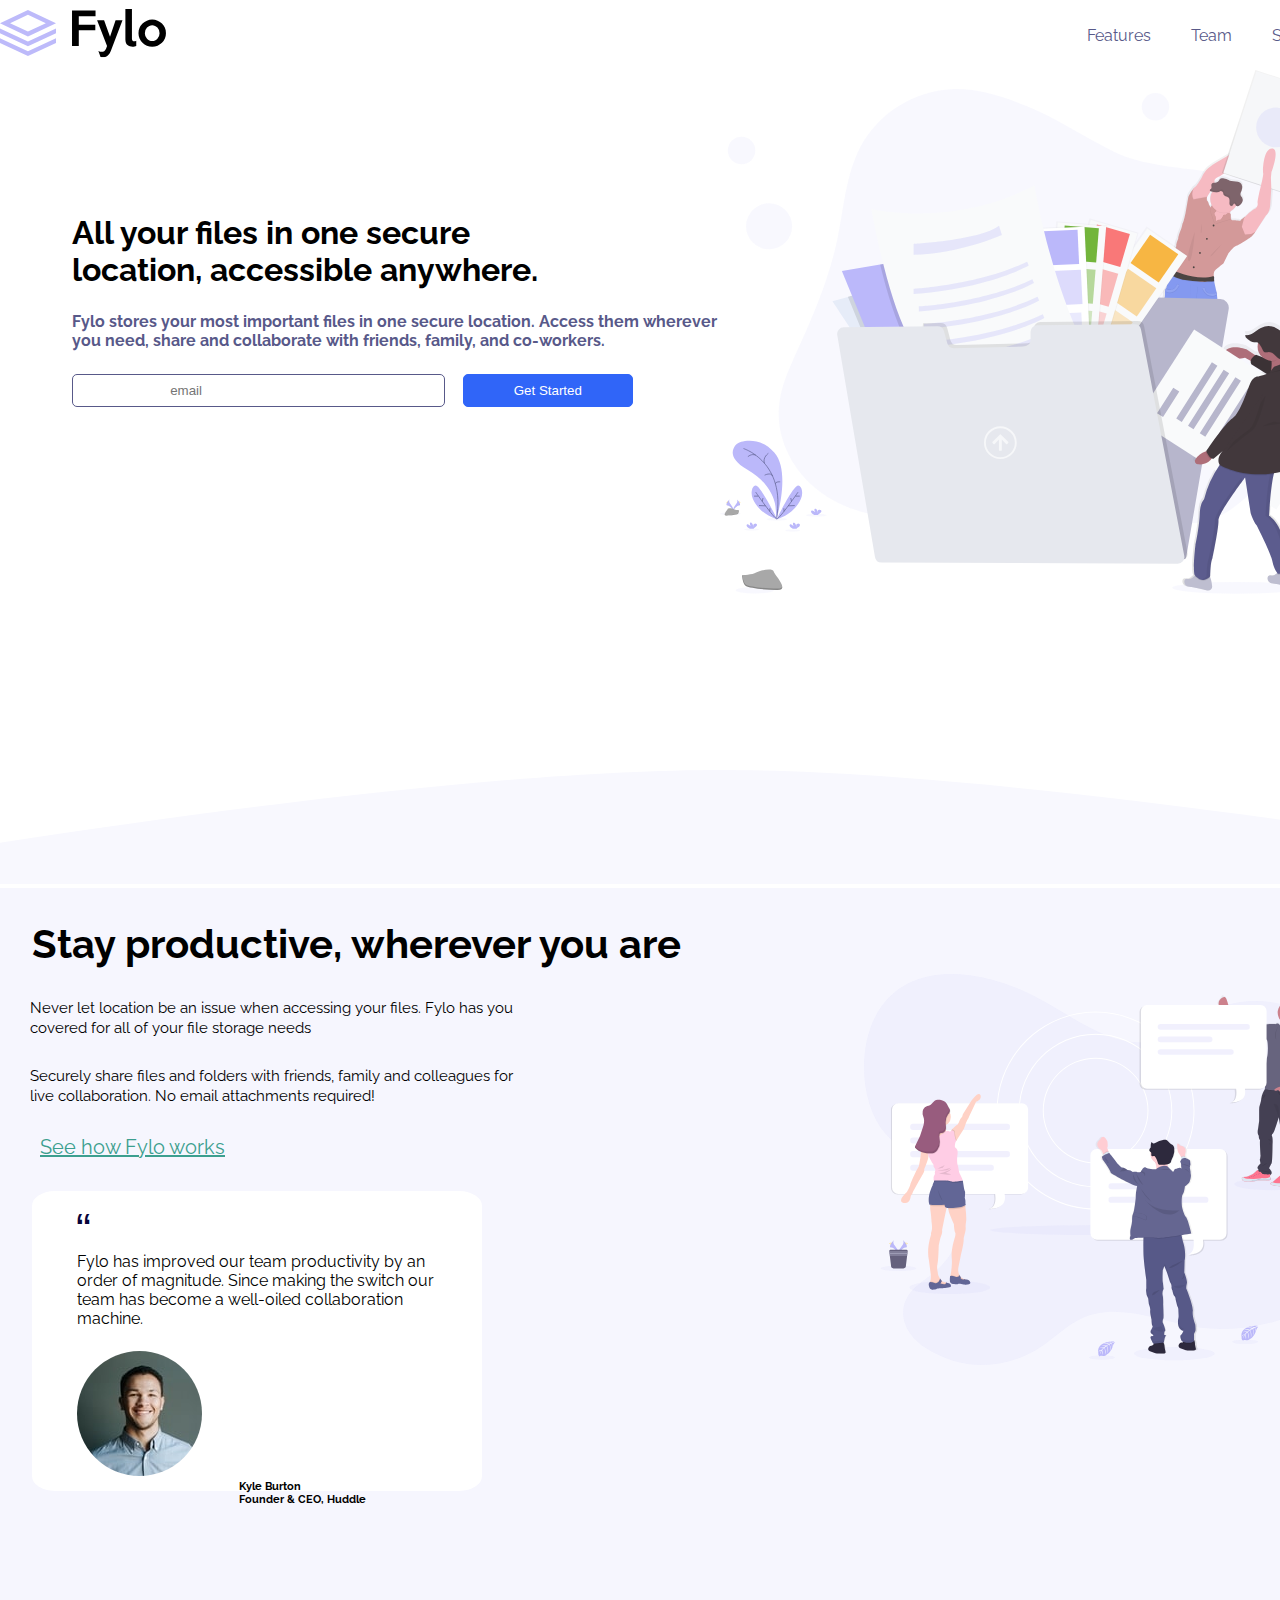
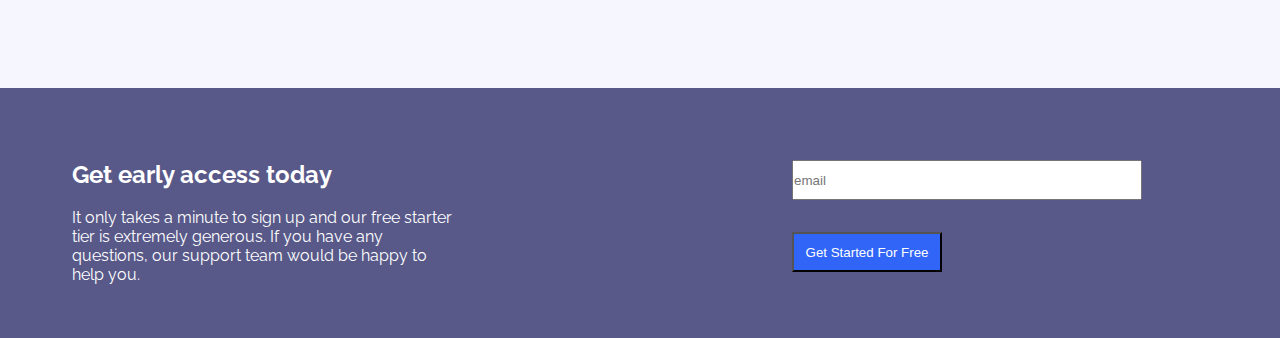
<file: fylo-landing-page-with-two-column-layout-master/index.html>
<!DOCTYPE html>
<html lang="en">
  <head>
    <meta charset="UTF-8" />
    <meta name="viewport" content="width=device-width, initial-scale=1.0" />
    <!-- displays site properly based on user's device -->

    <link
      rel="icon"
      type="image/png"
      sizes="32x32"
      href="./images/favicon-32x32.png"
    />
    <link rel="stylesheet" href="./css/reset.css" />
    <link rel="stylesheet" href="./css/style.css" />
    <title>Frontend Mentor | Fylo landing page with two column layout</title>
  </head>
  <body>
    <div class="container">
      <div class="navbar">
        <div class="div-logo">
          <img src="./images/logo.svg" alt="" />
        </div>
        <nav class="navigacia">
          <ul>
            <li><a href="Features.html">Features</a></li>
            <li><a href="Team.html">Team</a></li>
            <li><a href="signin.html">Sign in</a></li>
          </ul>
        </nav>
      </div>
    </div>
    <div class="erti">
      <div class="divsection">
        <h1 class="h22">
          All your files in one secure
          <h1>location, accessible anywhere.</h1>
        </h1>
        <p class="paragraph">
          Fylo stores your most important files in one secure location. Access
          them wherever you need, share and collaborate with friends, family,
          and co-workers.
        </p>
        <input type="email" class="inp" placeholder="email" required />
        <button class="btn">Get Started</button>
      </div>
      <div class="meore">
      <img class="img" src="./images/illustration-1.svg" alt="" />
      </div>
    </div>  
  </div>
  <img class="poto112" src="./images/bg-curve-desktop.svg" alt="">      
  <section class="mesame">
  <div class="text1">
    <h1 class="h10">Stay productive, wherever you are</h1>
    <p class="p1">Never let location be an issue when accessing your files. Fylo has you </p> <p class="p2" >
  covered for all of your file storage needs </p> <p class="p3">
  Securely share files and folders with friends, family and colleagues for</p> <p class="p4">
  live collaboration. No email attachments required!</p>
  <a class="flyo" href="#"> See how Fylo works</a>
  <div class="card">
    <img class="quotes" src="./images/icon-quotes.svg" alt="">
    <p class="cardp">Fylo has improved our team productivity by an order of magnitude. Since 
  making the switch our team has become a well-oiled collaboration machine.</p>
  <div class="avatarisdiv">
   <img src="./images/avatar-testimonial.jpg" alt="" class="avatar">
<h6 class="avatarh1">
  Kyle Burton
  </h6>
  <h6 class="avatarh1">Founder & CEO, Huddle</h6>
  </div>
  </div>
  </div>
  <div class="text2">
    <img src="./images/illustration-2.svg" alt="" class="ilustracia">
  </div>
  </section>
  <section class="before-footer">
    <div class="div-text">
      <h2>Get early access today</h2>
      <p class="bfp">It only takes a minute to sign up and our free starter tier is extremely generous. 
  If you have any questions, our support team would be happy to help you.</p>
    </div>
    <div class="box7">
      <input class="input" type="email" required placeholder="email">
      <button class="btnc" type="submit">Get Started For Free</button>
    </div>
  </section>
  </body>
  <footer>
    
  </footer>
  </html>
</html>
</file>
<file: fylo-landing-page-with-two-column-layout-master/css/style.css>
/* pirveli */
.container {
  width: 100%;
  height: 70px;
}
.navbar {
  display: flex;
  height: 70px;
  width: 100%;
  justify-content: space-between;
}
.flex {
  display: flex;
}
.navigacia ul {
  display: flex;
  padding-right: 100px;
}
.navbar {
  justify-content: center;
  justify-content: space-between;
  align-items: center;
}
.navigacia li {
  padding: 20px;
}
/* meore */
.divsection {
  width: 50%;
  background-color: white;
  padding-left: 5%;
  margin-top: 10%;
}

.paragraph {
  padding: 1.5em 0;
  color: var(--primary-2);
  font-weight: 700;
}
.inp {
  padding: 8px 15%;
  border-radius: 5px;
  border: 1px solid var(--primary-2);
}
.btn {
  margin-left: 1em;
  padding: 8px 50px;
  border-radius: 5px;
  border: 0.1px solid var(--accent-1);
  color: white;
  background-color: var(--accent-1);
}
.erti {
  display: flex;
  height: 700px;
}
.h22 {
  display: block;
}
.img {
  width: 100%;
}
/* poto am or shoris */

.poto112 {
}
/* mesame */

.mesame {
  background-color: var(--Neutral-l);
  width: 100%;
  height: 800px;
  display: flex;
  margin: 0;
  padding: 0;
}

.text1 {
  height: 100%;
  width: 60%;
}
.text2 {
  height: 100%;
  width: 40%;
}

.p1 {
  font-size: 15px;
  padding-left: 2em;
}
.p2 {
  padding-bottom: 2em;
  font-size: 15px;
  padding-left: 2em;
  padding-top: 2px;
}
.p3 {
  font-size: 15px;
  padding-left: 2em;
}
.p4 {
  padding-top: 2px;
  font-size: 15px;
  padding-left: 2em;
  padding-bottom: 2em;
}
.h10 {
  display: flex;
  padding: 2rem;
  font-weight: 700;
  font-size: 2.5em;
}
.meore {
  width: 50%;
  height: 700px;
}
.flyo {
  padding-left: 2em;
  font-size: 20px;
  text-decoration: underline;
  color: var(--accent-2);
}
.card {
  width: 450px;
  height: 300px;
  background-color: white;
  border-radius: 5%;
  margin: 2em;
}
.cardp {
  padding-left: 10%;
  padding-top: 5%;
  padding-right: 10%;
}
.quotes {
  margin-left: 10%;
  padding-top: 5%;
}
.avatar {
  border-radius: 70%;
}
.avatarisdiv {
  padding-left: 10%;
  padding-top: 5%;
}
.avatarh1 {
  padding-left: 40%;
}
.ilustracia {
  width: 100%;
  padding-top: 15%;
  padding-right: 10%;
}
.before-footer {
  width: 100%;
  background-color: var(--primary-2);
  height: 250px;
  display: flex;
}
.div-text {
  width: 50%;
  color: white;
  justify-content: center;
  padding-top: 5%;
  padding-left: 5%;
  height: 100%;
}
.bfp {
  padding-top: 3%;
  max-width: 390px;
}
.input {
  width: 350px;
  height: 40px;
  display: block;
}
.btnc {
  margin-top: 5%;
  height: 40px;
  width: 150px;
  color: white;
  background-color: var(--accent-1);
}
.box7 {
  width: 50%;
  color: white;
  justify-content: center;
  padding-top: 5%;
  padding-left: 5%;
  height: 100%;
}
</file>
